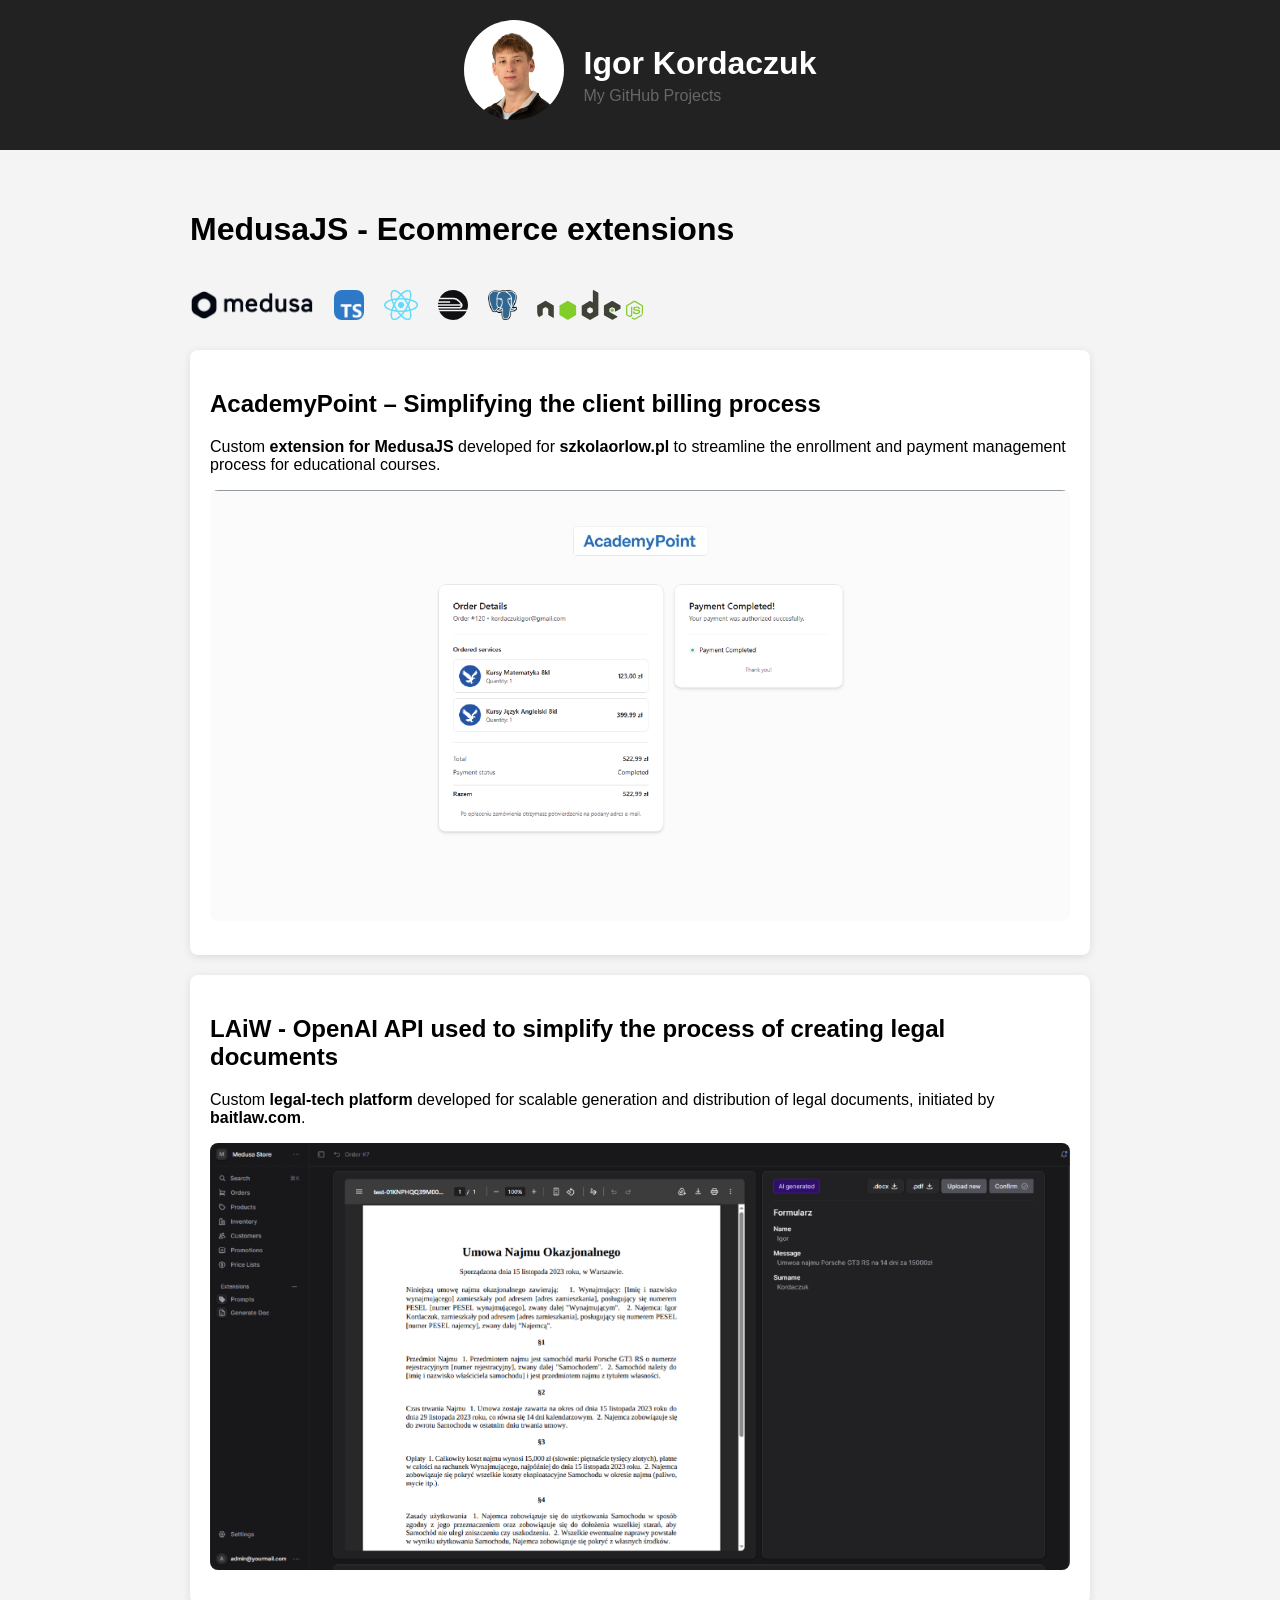
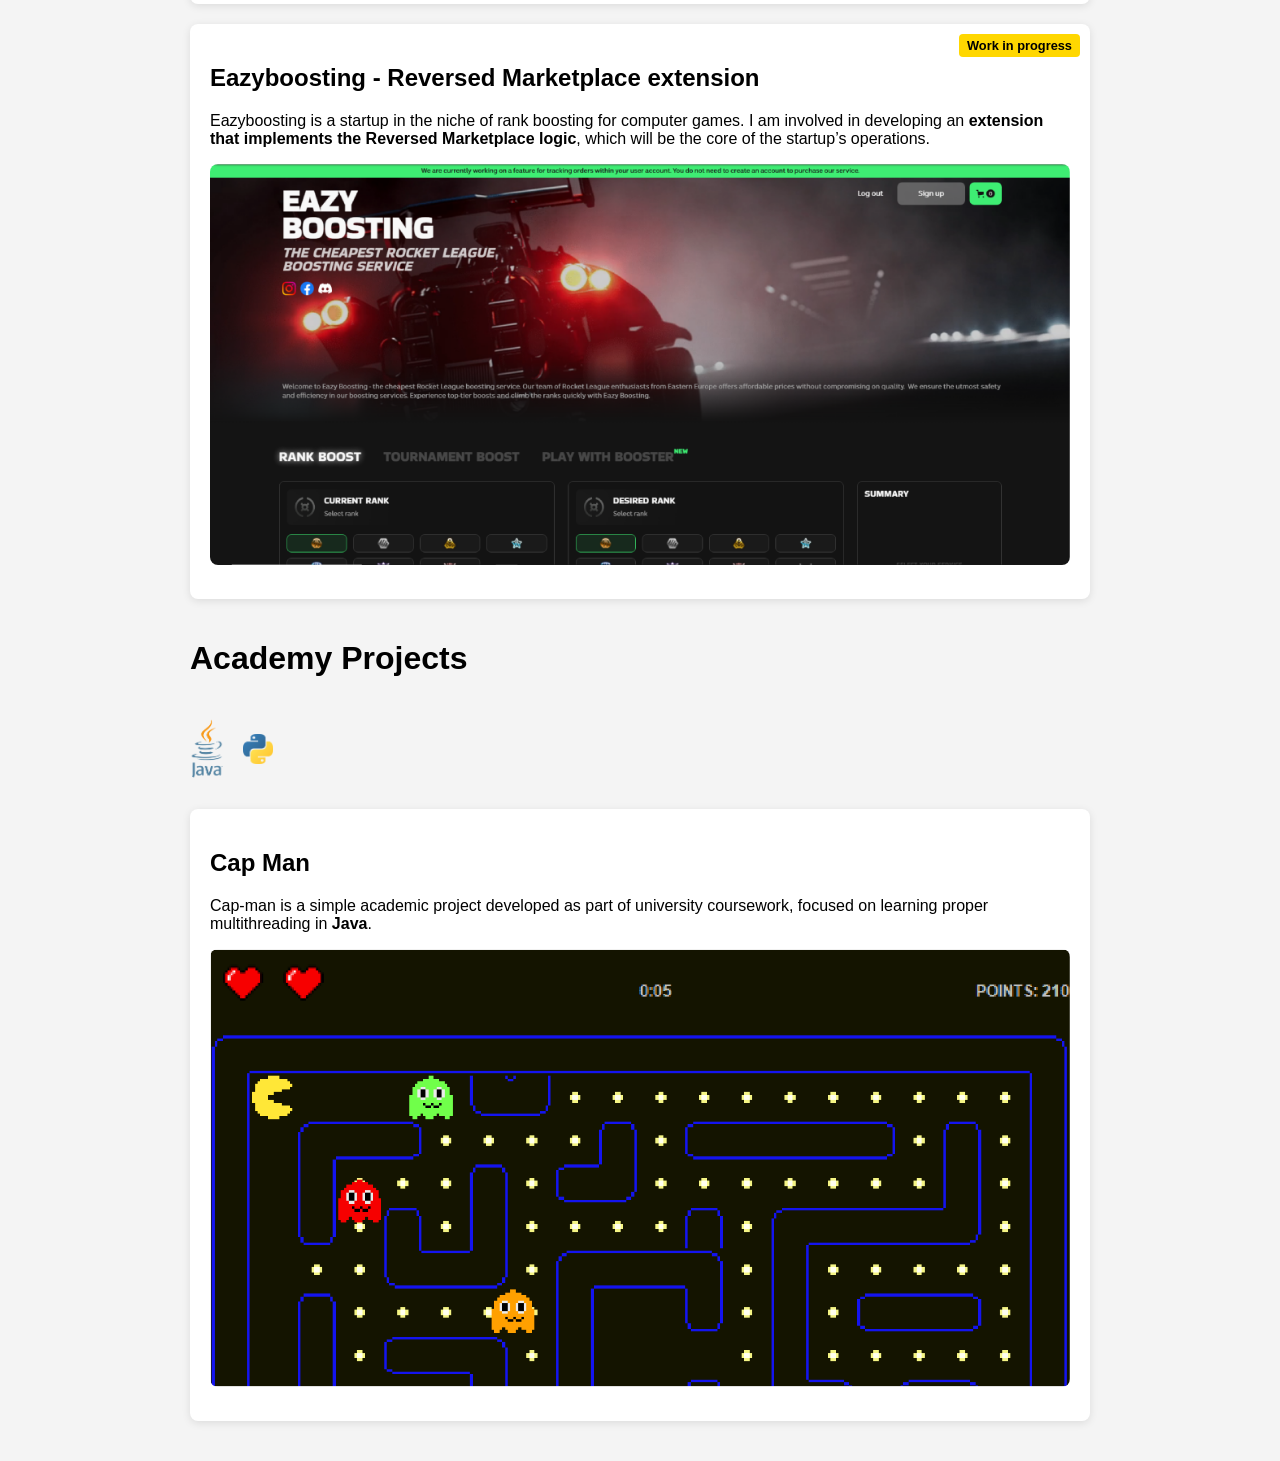
<file: index.html>
<!doctype html>
<html lang="pl">
  <head>
    <meta charset="UTF-8" />
    <title>Igor Kordaczuk</title>
    <link rel="stylesheet" href="style.css" />
  </head>

  <body>
    <header class="profile-header">
      <a href="/" class="home-link">
        <img
          src="./assets/Profilowe1.jpg"
          alt="Igor Kordaczuk"
          class="avatar"
        />

        <div class="text">
          <h1>Igor Kordaczuk</h1>
          <p>My GitHub Projects</p>
        </div>
      </a>
    </header>

    <main>
      <div class="projects">
        <h1>MedusaJS - Ecommerce extensions</h1>
        <div class="icons">
          <img src="./assets/logo-medusajs.png" alt="MedusaJS_logo" />
          <img src="./assets/Typescript_logo_2020.svg.png" alt="TS_logo" />
          <img src="./assets/React-icon.svg.png" alt="React_logo" />
          <img src="./assets/Railway_Logo.svg" alt="Railway_logo" />
          <img src="./assets/Postgresql_elephant.png" alt="Postgresql_logo" />
          <img src="./assets/nodejs-logo-vector.svg" alt="Postgresql_logo" />
        </div>

        <a class="project" href="academy-point">
          <h2>AcademyPoint – Simplifying the client billing process</h2>
          <p>
            Custom <b>extension for MedusaJS</b> developed for
            <b>szkolaorlow.pl</b>
            to streamline the enrollment and payment management process for
            educational courses.
          </p>

          <div class="image-slider">
            <img
              src="./assets/AcademyPointPaymentScreen.png"
              alt="Payment screen"
            />
          </div>
        </a>

        <a class="project" href="laiw">
          <h2>
            LAiW - OpenAI API used to simplify the process of creating legal
            documents
          </h2>
          <p>
            Custom <b>legal-tech platform</b> developed for scalable generation
            and distribution of legal documents, initiated by
            <b>baitlaw.com</b>.
          </p>
          <div class="image-slider">
            <img src="./assets/LAiWScreen.png" alt="LAiW ScreenShot" />
          </div>
        </a>

        <a class="project">
          <div class="badge">Work in progress</div>
          <h2>Eazyboosting - Reversed Marketplace extension</h2>
          <p>
            Eazyboosting is a startup in the niche of rank boosting for computer
            games. I am involved in developing an
            <b>extension that implements the Reversed Marketplace logic</b>,
            which will be the core of the startup’s operations.
          </p>
          <div class="image-slider">
            <img src="./assets/EazyboostingScreen.png" alt="LAiW ScreenShot" />
          </div>
        </a>

        <h1>Academy Projects</h1>
        <div class="icons">
          <img
            src="./assets/Java_programming_language_logo.svg.png"
            style="height: 60px !important"
            alt="Java_logo"
          />
          <img src="./assets/Python-logo-notext.svg.png" alt="JPython_logo" />
        </div>

        <a class="project" href="cap-man">
          <h2>Cap Man</h2>
          <p>
            Cap-man is a simple academic project developed as part of university
            coursework, focused on learning proper multithreading in
            <b>Java</b>.
          </p>
          <div class="image-slider">
            <img src="./assets/CapManScreen.png" alt="Payment screen" />
          </div>
        </a>
      </div>
    </main>
  </body>
</html>
</file>
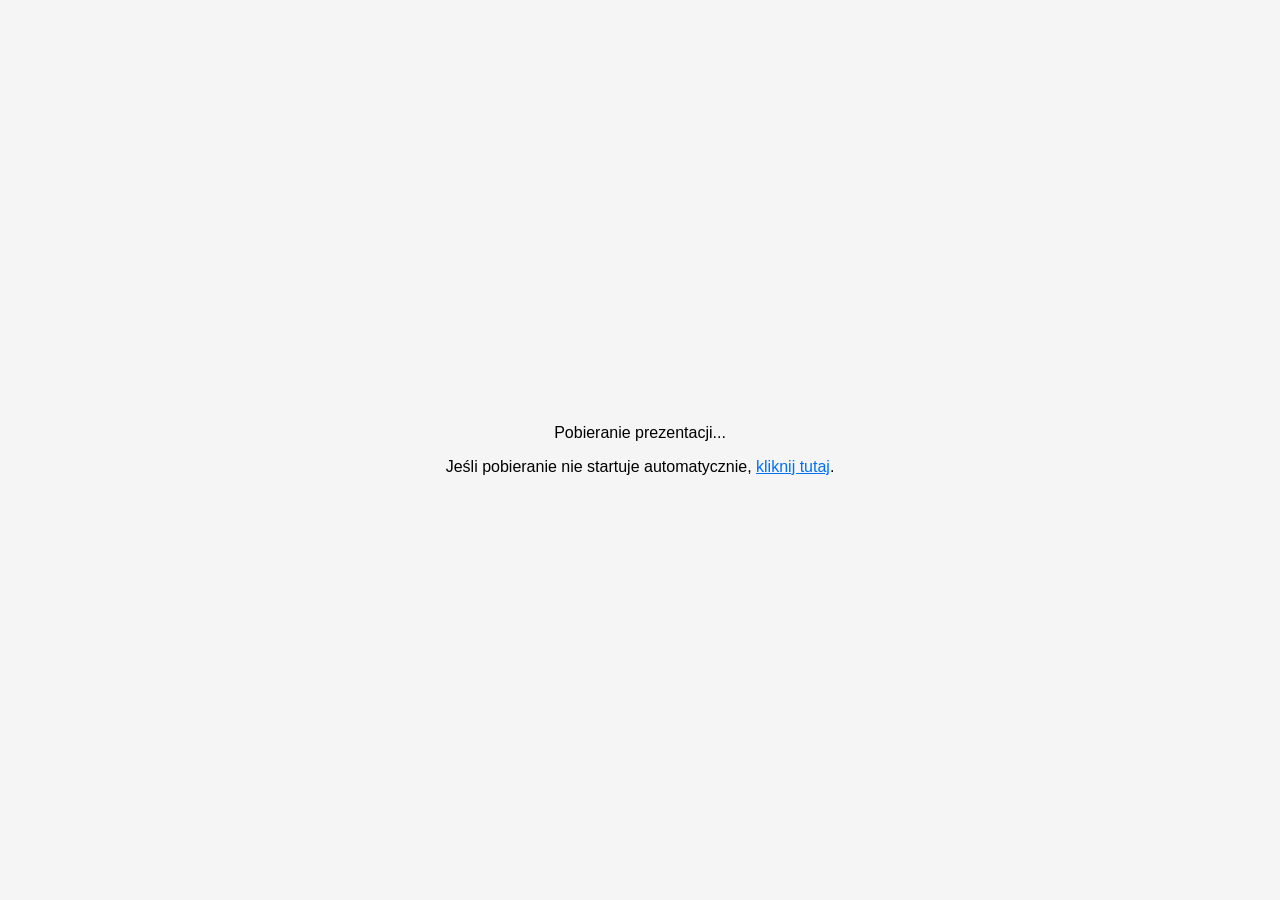
<file: prezentacja/index.html>
<!DOCTYPE html>
<html lang="pl">
<head>
  <meta charset="UTF-8">
  <meta name="viewport" content="width=device-width, initial-scale=1.0">
  <title>Pobieranie prezentacji...</title>
  <script>
    window.addEventListener('DOMContentLoaded', function () {
      var a = document.createElement('a');
      a.href = '../assets/pluginmedusaJS.pptx';
      a.download = 'pluginmedusaJS.pptx';
      document.body.appendChild(a);
      a.click();
      document.body.removeChild(a);
    });
  </script>
  <style>
    body { font-family: sans-serif; display: flex; align-items: center; justify-content: center; height: 100vh; margin: 0; background: #f5f5f5; }
    .box { text-align: center; }
    a { color: #0070f3; }
  </style>
</head>
<body>
  <div class="box">
    <p>Pobieranie prezentacji...</p>
    <p>Jeśli pobieranie nie startuje automatycznie, <a href="../assets/pluginmedusaJS.pptx" download>kliknij tutaj</a>.</p>
  </div>
</body>
</html>
</file>
<file: style.css>
body {
  font-family: Arial, sans-serif;
  margin: 0;
  background: #f4f4f4;
}

header {
  background: #222;
  color: white;
  padding: 20px;
  text-align: center;
}

main {
  padding: 40px;
  max-width: 900px;
  margin: auto;
}

.home-link {
  display: flex;
  align-items: center;
  text-decoration: none;
  color: inherit;    
  justify-content: center;
  gap: 20px;
  text-align: left;
}

.home-link:visited,
.home-link:hover,
.home-link:active {
  color: inherit;
  text-decoration: none;
}

.projects {
  display: grid;
  grid-template-columns: 1fr;
  gap: 20px;
}

.project {
  position: relative;
  background: white;
  padding: 20px;
  text-decoration: none;
  color: black;
  border-radius: 8px;
  box-shadow: 0 2px 8px rgba(0, 0, 0, 0.1);
  transition: 0.2s;
}

img {
  width: 100%;
  height: auto;
  border-radius: 8px;
  margin-bottom: 10px;
}

.project:hover {
  transform: translateY(-5px);
  box-shadow: 0 5px 15px rgba(0, 0, 0, 0.2);
}

a {
  color: #3498db;
  text-decoration: none;
}

.icons {
  display: flex;
  gap: 20px;
  align-items: center;
}

.icons img {
  height: 30px;
  width: auto;
}

.profile-header {
  display: flex;
  align-items: center;
  justify-content: center;
  gap: 20px;
  text-align: left;
}

.avatar {
  width: 100px;
  height: 100px;
  border-radius: 50%;
  object-fit: cover;
}

.text h1 {
  margin: 0;
  font-size: 2rem;
}

.text p {
  margin: 5px 0 0;
  color: #666;
}


.github-item {
  display: flex;
  align-items: center;
  gap: 8px;           
  text-decoration: none;
  color: inherit;
  gap: 8px;
}

.github-link {
  text-align: center;
}

.github-item img {
  width: 20px;
  height: 20px;
}

.github-item:hover {
  opacity: 0.8;
}

.project-desc {
  margin: 0 auto;
  line-height: 1.6;
}

.project-desc h2 {
  font-size: 2rem;
  margin-bottom: 20px;
}

.project-desc h3 {
  margin-top: 30px;
  color: #222;
}

.project-desc h4 {
  margin-top: 20px;
}

.project-desc ul {
  padding-left: 20px;
}

.preview {
  border-radius: 10px;
  max-width: 100%;
  height: auto;
  display: block;
}

.badge {
  position: absolute;
  top: 10px;
  right: 10px;
  background-color: #FFD700; /* złoto-żółty */
  color: #000;
  font-weight: bold;
  padding: 4px 8px;
  border-radius: 4px;
  font-size: 0.8rem;
  z-index: 10;
}
</file>
